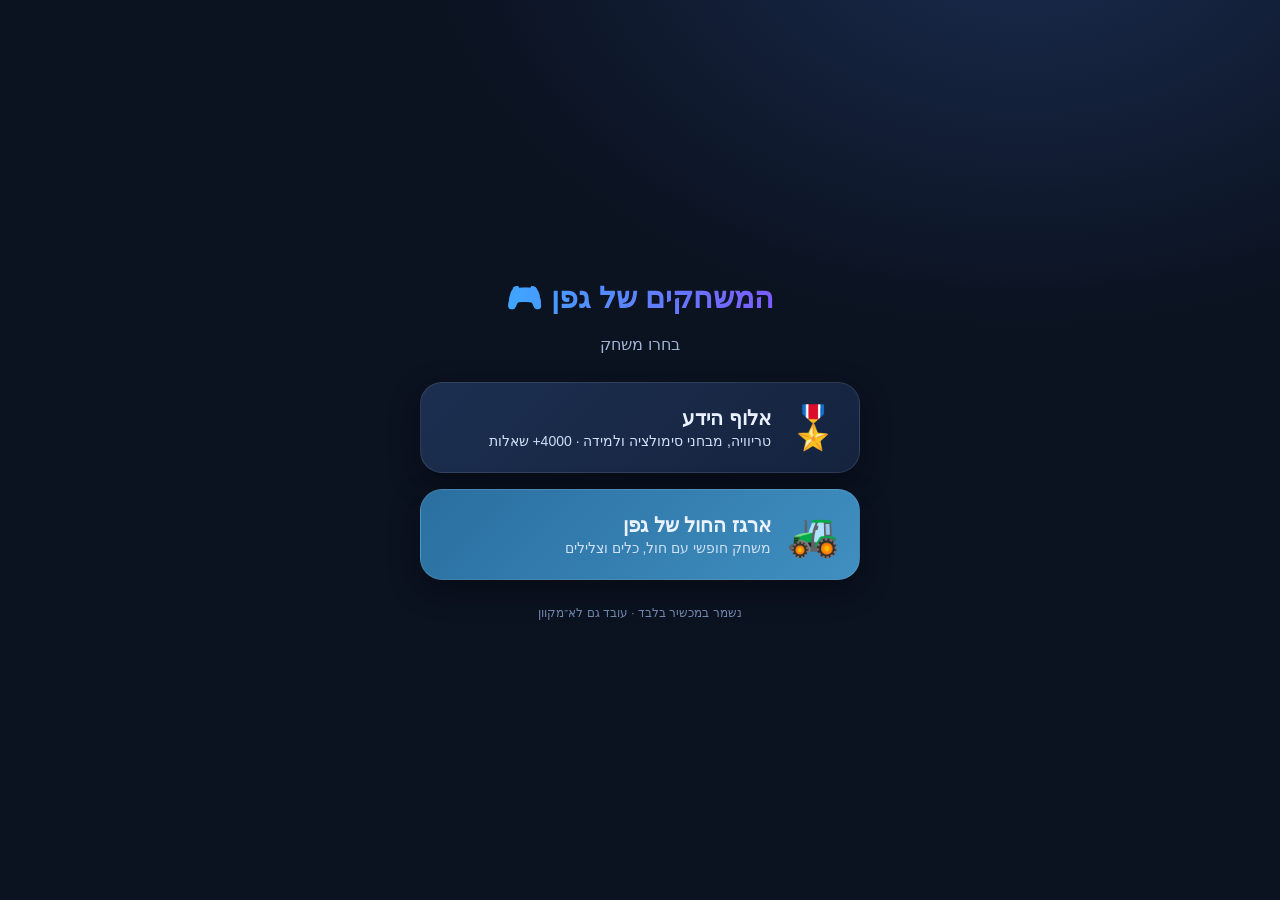
<file: index.html>
<!DOCTYPE html>
<html lang="he" dir="rtl">
<head>
<meta charset="UTF-8">
<meta name="viewport" content="width=device-width,initial-scale=1.0,viewport-fit=cover">
<meta name="theme-color" content="#0b1220">
<title>המשחקים של גפן 🎮</title>
<style>
*{box-sizing:border-box}
html,body{margin:0;height:100%}
body{font-family:-apple-system,"Segoe UI","Heebo",Arial,sans-serif;
  background:radial-gradient(1000px 700px at 80% -10%,#1a2c4f,#0b1220 60%),#0b1220;
  color:#eaf1ff;display:flex;flex-direction:column;align-items:center;justify-content:center;
  min-height:100dvh;min-height:100vh;padding:24px;gap:20px}
h1{font-size:30px;margin:0;text-align:center;
  background:linear-gradient(90deg,#3ea6ff,#7c5cff);-webkit-background-clip:text;background-clip:text;color:transparent}
p.sub{margin:0;color:#9fb3d4;text-align:center}
.cards{display:grid;gap:16px;width:100%;max-width:440px;margin-top:8px}
a.card{display:flex;align-items:center;gap:16px;padding:20px;border-radius:22px;text-decoration:none;color:#eaf1ff;
  border:1px solid rgba(255,255,255,.1);box-shadow:0 10px 30px rgba(0,0,0,.35);transition:transform .12s}
a.card:active{transform:scale(.97)}
a.card.quiz{background:linear-gradient(135deg,#1c2f50,#15233e)}
a.card.sand{background:linear-gradient(135deg,#2a6fa0,#3f8fc0)}
.ico{font-size:42px;flex:none}
.tx b{display:block;font-size:20px;margin-bottom:2px}
.tx span{color:#cfe0f7;font-size:14px}
footer{color:#6f86ad;font-size:12px;margin-top:6px}
</style>
</head>
<body>
  <h1>המשחקים של גפן 🎮</h1>
  <p class="sub">בחרו משחק</p>
  <div class="cards">
    <a class="card quiz" href="./quiz-game/">
      <div class="ico">🎖️</div>
      <div class="tx"><b>אלוף הידע</b><span>טריוויה, מבחני סימולציה ולמידה · 4000+ שאלות</span></div>
    </a>
    <a class="card sand" href="./sandbox-game/">
      <div class="ico">🚜</div>
      <div class="tx"><b>ארגז החול של גפן</b><span>משחק חופשי עם חול, כלים וצלילים</span></div>
    </a>
  </div>
  <footer>נשמר במכשיר בלבד · עובד גם לא־מקוון</footer>
</body>
</html>
</file>
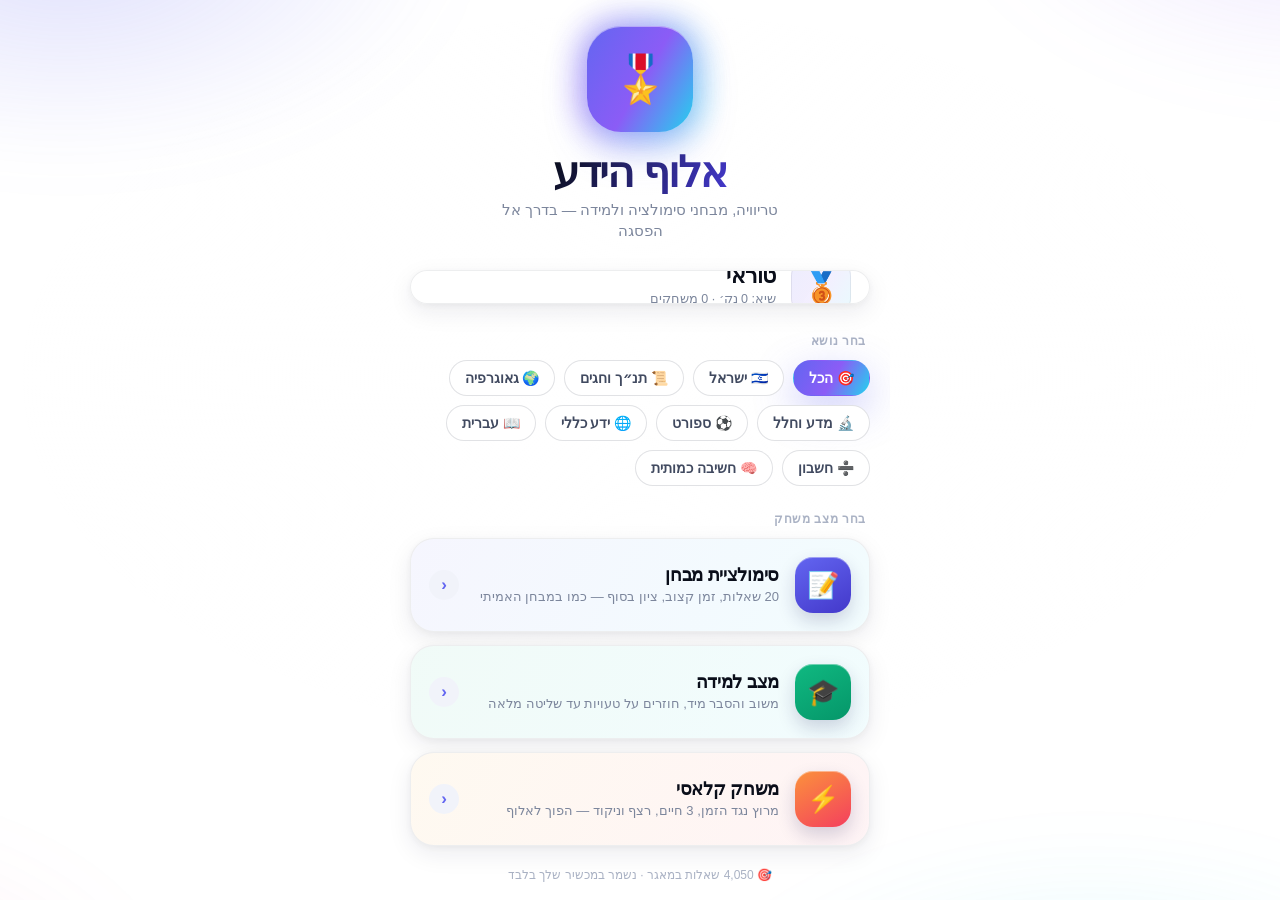
<file: quiz-game/index.html>
<!DOCTYPE html>
<html lang="he" dir="rtl">
<head>
<meta charset="UTF-8">
<meta name="viewport" content="width=device-width,initial-scale=1.0,maximum-scale=1.0,user-scalable=no,viewport-fit=cover">
<meta name="mobile-web-app-capable" content="yes">
<meta name="apple-mobile-web-app-capable" content="yes">
<meta name="apple-mobile-web-app-status-bar-style" content="default">
<meta name="theme-color" content="#ffffff">
<meta name="apple-mobile-web-app-title" content="אלוף הידע">
<meta name="application-name" content="אלוף הידע">
<meta name="format-detection" content="telephone=no">
<meta name="description" content="משחק טריוויה בעברית — אלפי שאלות בכל הנושאים, מבחני סימולציה, מצב למידה ומשחק קלאסי.">

<!-- PWA -->
<link rel="manifest" href="manifest.webmanifest">
<link rel="icon" type="image/png" sizes="32x32" href="icons/favicon-32.png">
<link rel="icon" type="image/png" sizes="16x16" href="icons/favicon-16.png">
<link rel="apple-touch-icon" href="icons/apple-touch-icon.png">

<!-- iOS launch screens -->
<link rel="apple-touch-startup-image" media="(device-width:430px) and (device-height:932px) and (-webkit-device-pixel-ratio:3) and (orientation:portrait)" href="icons/splash-1290x2796.png">
<link rel="apple-touch-startup-image" media="(device-width:393px) and (device-height:852px) and (-webkit-device-pixel-ratio:3) and (orientation:portrait)" href="icons/splash-1179x2556.png">
<link rel="apple-touch-startup-image" media="(device-width:428px) and (device-height:926px) and (-webkit-device-pixel-ratio:3) and (orientation:portrait)" href="icons/splash-1284x2778.png">
<link rel="apple-touch-startup-image" media="(device-width:390px) and (device-height:844px) and (-webkit-device-pixel-ratio:3) and (orientation:portrait)" href="icons/splash-1170x2532.png">
<link rel="apple-touch-startup-image" media="(device-width:375px) and (device-height:812px) and (-webkit-device-pixel-ratio:3) and (orientation:portrait)" href="icons/splash-1125x2436.png">
<link rel="apple-touch-startup-image" media="(device-width:414px) and (device-height:896px) and (-webkit-device-pixel-ratio:2) and (orientation:portrait)" href="icons/splash-828x1792.png">
<link rel="apple-touch-startup-image" media="(device-width:375px) and (device-height:667px) and (-webkit-device-pixel-ratio:2) and (orientation:portrait)" href="icons/splash-750x1334.png">
<title>אלוף הידע 🎖️</title>
<style>
/* =========================================================
   LUMINA — clean white, AI-era trivia game UI (RTL)
   ========================================================= */
:root{
  --bg:#ffffff;
  --ink:#0a0e1a;
  --txt:#414a60;
  --dim:#7c869c;
  --faint:#aab2c4;
  --line:rgba(12,18,40,.07);
  --line2:rgba(12,18,40,.12);
  --i1:#6366f1; --i2:#8b5cf6; --i3:#22d3ee;
  --accent:#6366f1;
  --grad:linear-gradient(120deg,#6366f1 0%,#8b5cf6 52%,#22d3ee 100%);
  --grad-soft:linear-gradient(120deg,rgba(99,102,241,.12),rgba(139,92,246,.10),rgba(34,211,238,.10));
  --good:#10b981; --good-s:#e8faf2;
  --bad:#f43f5e; --bad-s:#fff0f3;
  --gold:#f59e0b;
  --r:26px;
  --sh-s:0 1px 2px rgba(16,24,40,.04),0 2px 6px rgba(16,24,40,.05);
  --sh-m:0 8px 24px rgba(20,28,60,.08),0 2px 8px rgba(20,28,60,.05);
  --sh-l:0 24px 60px rgba(30,30,90,.12),0 8px 20px rgba(30,30,90,.06);
  --glow:0 14px 40px rgba(99,102,241,.34);
}
*{box-sizing:border-box;-webkit-tap-highlight-color:transparent}
html,body{margin:0;height:100%}
body{
  font-family:-apple-system,BlinkMacSystemFont,"SF Pro Display","SF Pro Text","Heebo","Assistant","Segoe UI",Arial,sans-serif;
  color:var(--txt);background:var(--bg);overflow:hidden;
  user-select:none;-webkit-user-select:none;-webkit-font-smoothing:antialiased;text-rendering:optimizeLegibility;
}
/* רך — aurora AI שזז ברקע על לבן */
body::before{
  content:'';position:fixed;inset:-30%;z-index:-2;
  background:
    radial-gradient(32% 26% at 22% 14%,rgba(99,102,241,.22),transparent 60%),
    radial-gradient(30% 24% at 84% 10%,rgba(139,92,246,.18),transparent 62%),
    radial-gradient(34% 30% at 72% 96%,rgba(34,211,238,.18),transparent 62%),
    radial-gradient(28% 24% at 10% 90%,rgba(236,72,153,.10),transparent 62%);
  filter:blur(36px);
  animation:aurora 26s ease-in-out infinite alternate;
}
body::after{ /* שומר את המרכז לבן ונקי לקריאוּת */
  content:'';position:fixed;inset:0;z-index:-1;pointer-events:none;
  background:radial-gradient(62% 52% at 50% 42%,rgba(255,255,255,.62),transparent 78%);
}
@keyframes aurora{0%{transform:translate3d(-3%,-2%,0) scale(1)}100%{transform:translate3d(3%,3%,0) scale(1.12)}}

#app{height:100dvh;height:100vh;display:flex;flex-direction:column;max-width:500px;margin:0 auto;position:relative}
.screen{flex:1;display:none;flex-direction:column;
  padding:calc(16px + env(safe-area-inset-top)) calc(20px + env(safe-area-inset-right)) calc(22px + env(safe-area-inset-bottom)) calc(20px + env(safe-area-inset-left));
  overflow-y:auto;-webkit-overflow-scrolling:touch}
.screen.on{display:flex;animation:fade .5s cubic-bezier(.22,.7,.3,1)}
@keyframes fade{from{opacity:0;transform:translateY(14px)}to{opacity:1;transform:none}}
@keyframes pop{from{transform:scale(.86);opacity:0}to{transform:scale(1);opacity:1}}
@keyframes rise{from{opacity:0;transform:translateY(20px)}to{opacity:1;transform:none}}
@keyframes floaty{0%,100%{transform:translateY(0)}50%{transform:translateY(-7px)}}
@keyframes spin{to{transform:rotate(360deg)}}

/* ---------- בית ---------- */
.brand{text-align:center;margin:10px 0 2px;animation:rise .6s both}
.brand .logo{position:relative;font-size:46px;line-height:1;display:inline-grid;place-items:center;
  width:106px;height:106px;border-radius:34px;color:#fff;
  background:var(--grad);box-shadow:var(--glow),inset 0 1px 0 rgba(255,255,255,.45);
  animation:floaty 5s ease-in-out infinite}
.brand .logo::before{content:'';position:absolute;inset:-7px;border-radius:40px;z-index:-1;
  background:conic-gradient(from 0deg,var(--i1),var(--i3),var(--i2),var(--i1));
  filter:blur(15px);opacity:.55;animation:spin 9s linear infinite}
.brand h1{margin:20px 0 6px;font-size:42px;font-weight:850;letter-spacing:-1.5px;line-height:1;
  background:linear-gradient(120deg,#0a0e1a 30%,#4338ca 70%,#7c3aed);
  -webkit-background-clip:text;background-clip:text;color:transparent}
.brand p{margin:0 auto;max-width:300px;color:var(--dim);font-size:14.5px;line-height:1.45;font-weight:500}

.rankcard{position:relative;margin:26px 0 4px;padding:16px 18px;border-radius:var(--r);display:flex;align-items:center;gap:15px;
  background:rgba(255,255,255,.72);-webkit-backdrop-filter:blur(22px) saturate(150%);backdrop-filter:blur(22px) saturate(150%);
  border:1px solid var(--line);box-shadow:var(--sh-m);animation:rise .6s .05s both;overflow:hidden}
.rankcard .medal{font-size:30px;width:60px;height:60px;flex:none;display:grid;place-items:center;border-radius:19px;
  background:var(--grad-soft);box-shadow:inset 0 0 0 1px var(--line)}
.rankcard .info{flex:1;min-width:0}
.rankcard .info .lbl{color:var(--faint);font-size:11px;font-weight:800;letter-spacing:.5px;text-transform:uppercase}
.rankcard .info .rank{font-size:22px;font-weight:850;color:var(--ink);margin-top:1px;letter-spacing:-.4px}
.rankcard .info .best{color:var(--dim);font-size:12.5px;margin-top:2px;font-weight:500}
.progwrap{height:8px;border-radius:99px;background:#eef1f8;overflow:hidden;margin-top:11px}
.progwrap>i{display:block;height:100%;border-radius:99px;background:var(--grad);
  box-shadow:0 0 14px rgba(99,102,241,.5);transition:width .8s cubic-bezier(.22,.7,.3,1)}

.sect{color:var(--faint);font-size:12px;font-weight:800;letter-spacing:.6px;text-transform:uppercase;margin:26px 4px 12px}

.chips{display:flex;flex-wrap:wrap;gap:9px}
.chip{padding:9px 15px;border-radius:99px;font-size:14px;cursor:pointer;color:var(--txt);
  background:#fff;border:1px solid var(--line2);font-weight:600;
  transition:transform .14s,color .15s,background .2s,border-color .2s,box-shadow .2s}
.chip:active{transform:scale(.94)}
.chip.sel{background:var(--grad);color:#fff;border-color:transparent;font-weight:800;box-shadow:var(--glow)}

.modes{display:grid;gap:13px}
.mode{position:relative;display:flex;align-items:center;gap:16px;padding:18px;border-radius:24px;cursor:pointer;
  background:#fff;border:1px solid var(--line);box-shadow:var(--sh-m);overflow:hidden;
  transition:transform .16s cubic-bezier(.22,.7,.3,1),box-shadow .2s;animation:rise .6s both}
.mode::before{content:'';position:absolute;inset:0;opacity:.06;pointer-events:none}
.mode.m1::before{background:linear-gradient(120deg,#6366f1,#22d3ee)}
.mode.m2::before{background:linear-gradient(120deg,#10b981,#22d3ee)}
.mode.m3::before{background:linear-gradient(120deg,#f59e0b,#f43f5e)}
.mode:nth-of-type(2){animation-delay:.06s}.mode:nth-of-type(3){animation-delay:.12s}
.mode:active{transform:scale(.98);box-shadow:var(--sh-s)}
.mode .mi{position:relative;width:56px;height:56px;border-radius:18px;display:grid;place-items:center;font-size:26px;flex:none;color:#fff;
  box-shadow:0 8px 18px rgba(30,30,90,.18),inset 0 1px 0 rgba(255,255,255,.4)}
.mode.m1 .mi{background:linear-gradient(150deg,#6366f1,#4338ca)}
.mode.m2 .mi{background:linear-gradient(150deg,#10b981,#059669)}
.mode.m3 .mi{background:linear-gradient(150deg,#fb923c,#f43f5e)}
.mode .mt{flex:1;min-width:0;position:relative}
.mode .mt b{display:block;font-size:18px;font-weight:850;color:var(--ink);letter-spacing:-.3px}
.mode .mt span{color:var(--dim);font-size:13px;line-height:1.4;font-weight:500;margin-top:2px;display:block}
.mode .ar{position:relative;width:30px;height:30px;border-radius:50%;display:grid;place-items:center;flex:none;
  background:#f1f3fa;color:var(--accent);font-size:17px;font-weight:800}
.foot{margin-top:auto;padding-top:22px;text-align:center;color:var(--faint);font-size:12px;font-weight:500}

/* ---------- משחק ---------- */
.topbar{display:flex;align-items:center;gap:10px;margin-bottom:8px}
.iconbtn{width:44px;height:44px;border-radius:15px;color:var(--txt);font-size:18px;
  background:#fff;border:1px solid var(--line2);box-shadow:var(--sh-s);
  display:grid;place-items:center;cursor:pointer;flex:none;transition:transform .12s}
.iconbtn:active{transform:scale(.92)}
.hud{flex:1;display:flex;gap:9px}
.pill{flex:1;border-radius:16px;padding:8px;text-align:center;background:#fff;border:1px solid var(--line);box-shadow:var(--sh-s)}
.pill .k{font-size:10px;color:var(--faint);letter-spacing:.4px;font-weight:800;text-transform:uppercase}
.pill .v{font-size:19px;font-weight:850;margin-top:2px;color:var(--ink);letter-spacing:-.3px}
.pill .v.warn{color:var(--bad)}
.lives{letter-spacing:2px;font-size:15px}

.timebar{height:7px;border-radius:99px;background:#eef1f8;overflow:hidden;margin:14px 0 2px}
.timebar>i{display:block;height:100%;width:100%;border-radius:99px;background:var(--grad);transition:width 1s linear}
.timebar>i.low{background:linear-gradient(90deg,#f43f5e,#fb923c)}

.qmeta{display:flex;justify-content:space-between;align-items:center;color:var(--faint);font-size:12.5px;font-weight:800;margin:18px 2px 12px;letter-spacing:.2px}
.qmeta #qCat{color:var(--accent);background:var(--grad-soft);padding:5px 12px;border-radius:99px;font-weight:800;font-size:12px}
.qcard{position:relative;border-radius:28px;padding:38px 24px;min-height:152px;display:grid;place-items:center;text-align:center;
  background:#fff;border:1px solid var(--line);
  font-size:25px;font-weight:850;line-height:1.5;color:var(--ink);letter-spacing:-.4px;
  box-shadow:var(--sh-l);animation:pop .4s}
.qcard::before{content:'';position:absolute;inset:0;border-radius:28px;padding:1.5px;pointer-events:none;opacity:.55;
  background:var(--grad);
  -webkit-mask:linear-gradient(#000 0 0) content-box,linear-gradient(#000 0 0);-webkit-mask-composite:xor;
  mask:linear-gradient(#000 0 0) content-box,linear-gradient(#000 0 0);mask-composite:exclude}
.opts{display:grid;gap:12px;margin-top:20px}
.opt{padding:18px;border-radius:18px;border:1.5px solid var(--line2);font-size:18px;font-weight:700;
  background:#fff;color:var(--ink);box-shadow:var(--sh-s);
  cursor:pointer;text-align:center;transition:transform .12s,border-color .15s,background .2s,box-shadow .2s,color .15s}
.opt:active{transform:scale(.985);border-color:var(--accent);box-shadow:0 0 0 4px rgba(99,102,241,.14)}
.opt.good{border-color:var(--good);background:var(--good-s);color:#05704a;font-weight:850;box-shadow:0 0 0 1px var(--good),0 12px 26px rgba(16,185,129,.20)}
.opt.bad{border-color:var(--bad);background:var(--bad-s);color:#b00f33;box-shadow:0 0 0 1px rgba(244,63,94,.5)}
.opt.lock{pointer-events:none}
.opt.dim{opacity:.4}
.expl{margin-top:18px;text-align:center;color:var(--dim);font-size:14px;line-height:1.55;min-height:20px;font-weight:500;padding:0 6px}
.nextbtn{margin-top:18px;padding:18px;border-radius:18px;border:none;font-size:17px;font-weight:850;cursor:pointer;
  color:#fff;background:var(--grad);display:none;letter-spacing:.2px;box-shadow:var(--glow)}
.nextbtn:active{transform:scale(.98)}
.nextbtn.on{display:block;animation:fade .25s}

/* ---------- תוצאות ---------- */
.result{flex:1;display:flex;flex-direction:column;align-items:center;justify-content:center;text-align:center}
.result .big{font-size:76px;animation:pop .5s;filter:drop-shadow(0 10px 22px rgba(16,24,40,.14))}
.result h2{margin:12px 0 4px;font-size:30px;font-weight:850;color:var(--ink);letter-spacing:-.6px}
.result .rk{color:var(--accent);font-size:15px;font-weight:850;margin-bottom:16px;background:var(--grad-soft);padding:6px 15px;border-radius:99px}
.scorebox{display:flex;gap:11px;margin:14px 0 6px}
.scorebox .b{border-radius:20px;padding:18px 14px;min-width:98px;background:#fff;border:1px solid var(--line);box-shadow:var(--sh-m)}
.scorebox .b .n{font-size:30px;font-weight:850;color:var(--ink);letter-spacing:-.5px}
.scorebox .b .l{font-size:11.5px;color:var(--faint);margin-top:3px;font-weight:700}
.newbest{color:#a86908;font-weight:850;margin:10px 0;animation:pop .4s;background:linear-gradient(120deg,#fef3c7,#fde68a);padding:8px 18px;border-radius:99px}
.btnrow{display:flex;gap:12px;width:100%;margin-top:24px}
.btn{flex:1;padding:17px;border-radius:18px;border:none;font-size:16px;font-weight:850;cursor:pointer;transition:transform .12s}
.btn:active{transform:scale(.97)}
.btn.primary{background:var(--grad);color:#fff;box-shadow:var(--glow)}
.btn.ghost{color:var(--ink);background:#fff;border:1px solid var(--line2);box-shadow:var(--sh-s)}
.review{width:100%;margin-top:28px;text-align:right}
.review h3{font-size:13px;color:var(--faint);font-weight:800;margin:0 0 12px;letter-spacing:.4px;text-transform:uppercase}
.rev{border-radius:16px;padding:14px 16px;margin-bottom:10px;font-size:14px;background:#fff;border:1px solid var(--line);box-shadow:var(--sh-s)}
.rev .rq{font-weight:800;margin-bottom:7px;color:var(--ink);line-height:1.45}
.rev .ra{color:var(--good);font-weight:800}
.rev .rw{color:var(--bad);text-decoration:line-through;opacity:.75}
.toast{position:fixed;top:14px;left:50%;transform:translateX(-50%);
  background:rgba(10,14,26,.92);color:#fff;-webkit-backdrop-filter:blur(14px);backdrop-filter:blur(14px);
  border:1px solid rgba(255,255,255,.12);padding:12px 22px;border-radius:99px;font-weight:850;z-index:60;
  box-shadow:0 16px 36px rgba(16,24,40,.3);opacity:0;transition:.25s;pointer-events:none}
.toast.on{opacity:1;top:calc(18px + env(safe-area-inset-top))}
@media (prefers-reduced-motion:reduce){*{animation:none!important}}
</style>
</head>
<body>
<div id="app">

  <!-- ============ מסך בית ============ -->
  <section id="home" class="screen on">
    <div class="brand">
      <div class="logo">🎖️</div>
      <h1>אלוף הידע</h1>
      <p>טריוויה, מבחני סימולציה ולמידה — בדרך אל הפסגה</p>
    </div>

    <div class="rankcard">
      <div class="medal" id="homeMedal">🥉</div>
      <div class="info">
        <div class="lbl">הדרגה שלך</div>
        <div class="rank" id="homeRank">טוראי</div>
        <div class="best" id="homeBest">שיא: 0 נק׳ · 0 משחקים</div>
        <div class="progwrap"><i id="homeProg" style="width:0%"></i></div>
      </div>
    </div>

    <div class="sect">בחר נושא</div>
    <div class="chips" id="chips"></div>

    <div class="sect">בחר מצב משחק</div>
    <div class="modes">
      <div class="mode m1" data-mode="exam">
        <div class="mi">📝</div>
        <div class="mt"><b>סימולציית מבחן</b><span>20 שאלות, זמן קצוב, ציון בסוף — כמו במבחן האמיתי</span></div>
        <div class="ar">‹</div>
      </div>
      <div class="mode m2" data-mode="learn">
        <div class="mi">🎓</div>
        <div class="mt"><b>מצב למידה</b><span>משוב והסבר מיד, חוזרים על טעויות עד שליטה מלאה</span></div>
        <div class="ar">‹</div>
      </div>
      <div class="mode m3" data-mode="classic">
        <div class="mi">⚡</div>
        <div class="mt"><b>משחק קלאסי</b><span>מרוץ נגד הזמן, 3 חיים, רצף וניקוד — הפוך לאלוף</span></div>
        <div class="ar">‹</div>
      </div>
    </div>

    <div class="foot" id="foot">טוען שאלות…</div>
  </section>

  <!-- ============ מסך משחק ============ -->
  <section id="play" class="screen">
    <div class="topbar">
      <div class="iconbtn" id="quitBtn">✕</div>
      <div class="hud">
        <div class="pill"><div class="k" id="hud1k">ניקוד</div><div class="v" id="hud1v">0</div></div>
        <div class="pill"><div class="k" id="hud2k">זמן</div><div class="v" id="hud2v">—</div></div>
        <div class="pill"><div class="k" id="hud3k">רצף</div><div class="v" id="hud3v">0</div></div>
      </div>
      <div class="iconbtn" id="soundBtn">🔊</div>
    </div>
    <div class="timebar"><i id="timeFill"></i></div>

    <div class="qmeta"><span id="qProg">שאלה 1</span><span id="qCat">חשבון</span></div>
    <div class="qcard" id="qCard">…</div>
    <div class="opts" id="opts"></div>
    <div class="expl" id="expl"></div>
    <button class="nextbtn" id="nextBtn">המשך ‹</button>
  </section>

  <!-- ============ מסך תוצאות ============ -->
  <section id="result" class="screen">
    <div class="result">
      <div class="big" id="resEmoji">🎉</div>
      <h2 id="resTitle">כל הכבוד!</h2>
      <div class="rk" id="resRank">דרגה: סמל</div>
      <div class="newbest" id="resNewbest" style="display:none">🏅 שיא חדש!</div>
      <div class="scorebox">
        <div class="b"><div class="n" id="resScore">0</div><div class="l">ניקוד</div></div>
        <div class="b"><div class="n" id="resCorrect">0</div><div class="l">תשובות נכונות</div></div>
        <div class="b"><div class="n" id="resAcc">0%</div><div class="l">דיוק</div></div>
      </div>
      <div class="btnrow">
        <button class="btn primary" id="againBtn">שוב 🔁</button>
        <button class="btn ghost" id="homeBtn">בית 🏠</button>
      </div>
      <div class="review" id="review"></div>
    </div>
  </section>

  <div class="toast" id="toast"></div>
</div>

<script src="data.js"></script>
<script>
'use strict';
(function () {
  const $ = (id) => document.getElementById(id);
  const screens = { home: $('home'), play: $('play'), result: $('result') };
  function show(name) {
    for (const k in screens) screens[k].classList.toggle('on', k === name);
  }

  /* ---------------- שמירה מקומית ---------------- */
  const KEY = 'aluf_trivia_v1';
  const store = Object.assign(
    { best: 0, games: 0, totalCorrect: 0, sound: true, mastered: {} },
    JSON.parse(localStorage.getItem(KEY) || '{}')
  );
  const save = () => localStorage.setItem(KEY, JSON.stringify(store));

  /* ---------------- דרגות ---------------- */
  const RANKS = [
    [0, 'טוראי', '🥉'], [60, 'רב״ט', '🥉'], [140, 'סמל', '🥈'],
    [250, 'סמ״ר', '🥈'], [400, 'רס״ל', '🥈'], [580, 'רס״ר', '🏅'],
    [800, 'סג״ם', '🏅'], [1050, 'סגן', '🎖️'], [1350, 'סרן', '🎖️'],
    [1700, 'רס״ן', '🎖️'], [2100, 'סא״ל', '⭐'], [2600, 'אל״ם', '⭐'],
    [3200, 'תא״ל', '⭐'], [4000, 'אלוף', '👑'],
  ];
  function rankFor(score) {
    let r = RANKS[0];
    for (const x of RANKS) if (score >= x[0]) r = x;
    return r;
  }
  function nextRank(score) {
    for (const x of RANKS) if (x[0] > score) return x;
    return null;
  }

  /* ---------------- שמע (Web Audio) ---------------- */
  let AC = null;
  function ac() { if (!AC) AC = new (window.AudioContext || window.webkitAudioContext)(); if (AC.state === 'suspended') AC.resume(); return AC; }
  function tone(freq, dur, type, vol, when) {
    if (!store.sound) return;
    try {
      const a = ac(), o = a.createOscillator(), g = a.createGain();
      o.type = type || 'sine'; o.frequency.value = freq;
      const t = a.currentTime + (when || 0);
      g.gain.setValueAtTime(vol || .2, t);
      g.gain.exponentialRampToValueAtTime(.0001, t + dur);
      o.connect(g); g.connect(a.destination); o.start(t); o.stop(t + dur);
    } catch (e) {}
  }
  const sCorrect = () => { tone(660, .12, 'sine', .25, 0); tone(880, .18, 'sine', .25, .1); };
  const sWrong = () => { tone(200, .25, 'square', .22, 0); tone(150, .3, 'square', .2, .12); };
  const sClick = () => tone(420, .06, 'triangle', .15, 0);
  const sTick = () => tone(900, .04, 'sine', .08, 0);
  function sWin() { [523, 659, 784, 1047].forEach((f, i) => tone(f, .25, 'sine', .25, i * .12)); }
  function sLose() { [392, 330, 262].forEach((f, i) => tone(f, .3, 'sawtooth', .2, i * .14)); }

  /* ---------------- מצב משחק ---------------- */
  let cat = 'all';
  let mode = 'exam';
  let queue = [];       // שאלות בתור
  let idx = 0;
  let score = 0, correct = 0, streak = 0, lives = 3, answered = 0;
  let timeLeft = 0, timer = null, perQuestion = false;
  let locked = false;
  let wrongLog = [];    // לסקירה
  let learnPool = [];   // למצב למידה — שאלות שצריך לחזור עליהן

  const MODES = {
    exam:    { count: 20, total: 600, lives: 0, perQ: false, instant: false },
    learn:   { count: 999, total: 0,  lives: 0, perQ: false, instant: true  },
    classic: { count: 999, total: 90, lives: 3, perQ: false, instant: true  },
  };

  function sample(arr, n) {
    const pool = arr.slice(), out = [];
    for (let i = 0; i < n && pool.length; i++) {
      out.push(pool.splice(Math.floor(Math.random() * pool.length), 1)[0]);
    }
    return out;
  }

  function startGame() {
    const cfg = MODES[mode];
    const src = QB.byCat(cat);
    queue = mode === 'learn' ? sample(src, Math.min(src.length, 30)) : sample(src, Math.min(src.length, cfg.count));
    idx = 0; score = 0; correct = 0; streak = 0; answered = 0;
    lives = cfg.lives; wrongLog = []; learnPool = [];
    locked = false;

    // תצורת HUD לפי מצב
    $('hud1k').textContent = 'ניקוד';
    if (mode === 'classic') { $('hud3k').textContent = 'חיים'; }
    else if (mode === 'learn') { $('hud3k').textContent = 'נותרו'; }
    else { $('hud3k').textContent = 'רצף'; }
    $('hud2k').textContent = (cfg.total ? 'זמן' : 'מצב');

    // טיימר
    clearInterval(timer); timer = null;
    if (cfg.total) {
      timeLeft = cfg.total;
      timer = setInterval(tick, 1000);
    } else {
      $('hud2v').textContent = mode === 'learn' ? '🎓' : '∞';
      $('timeFill').style.width = '100%';
      $('timeFill').classList.remove('low');
    }
    show('play');
    renderQ();
    updateHUD();
  }

  function tick() {
    timeLeft--;
    updateHUD();
    if (timeLeft <= 5 && timeLeft > 0) sTick();
    if (timeLeft <= 0) { clearInterval(timer); endGame(timeLeft <= 0 && mode === 'classic' ? 'time' : 'time'); }
  }

  function updateHUD() {
    $('hud1v').textContent = score;
    if (mode === 'classic') $('hud3v').innerHTML = '<span class="lives">' + '❤️'.repeat(Math.max(0, lives)) + '</span>';
    else if (mode === 'learn') $('hud3v').textContent = queue.length - idx + learnPool.length;
    else $('hud3v').textContent = streak;

    const cfg = MODES[mode];
    if (cfg.total) {
      const m = Math.floor(timeLeft / 60), s = timeLeft % 60;
      const v = $('hud2v');
      v.textContent = (m > 0 ? m + ':' + String(s).padStart(2, '0') : s + 'ש׳');
      v.classList.toggle('warn', timeLeft <= 10);
      const fill = $('timeFill');
      fill.style.width = (timeLeft / cfg.total * 100) + '%';
      fill.classList.toggle('low', timeLeft / cfg.total < .25);
    }
  }

  function currentQ() {
    if (idx < queue.length) return queue[idx];
    if (mode === 'learn' && learnPool.length) return learnPool[0];
    return null;
  }

  function renderQ() {
    const q = currentQ();
    if (!q) { endGame('done'); return; }
    locked = false;
    const catName = (QB.categories.find(c => c.id === q.cat) || {}).name || '';
    $('qCat').textContent = catName;
    const totalLabel = mode === 'exam' ? '/' + queue.length : '';
    $('qProg').textContent = 'שאלה ' + (answered + 1) + totalLabel;
    $('qCard').style.animation = 'none'; void $('qCard').offsetWidth; $('qCard').style.animation = '';
    $('qCard').textContent = q.q;
    $('expl').textContent = '';
    $('nextBtn').classList.remove('on');

    const wrap = $('opts'); wrap.innerHTML = '';
    q.a.forEach((opt, i) => {
      const el = document.createElement('div');
      el.className = 'opt'; el.textContent = opt;
      el.onclick = () => choose(i, el, q);
      wrap.appendChild(el);
    });
  }

  function choose(i, el, q) {
    if (locked) return;
    locked = true;
    sClick();
    answered++;
    const cfg = MODES[mode];
    const right = i === q.c;
    const opts = $('opts').children;

    if (cfg.instant) {
      // משוב מיידי (למידה / קלאסי)
      for (let k = 0; k < opts.length; k++) {
        opts[k].classList.add('lock');
        if (k === q.c) opts[k].classList.add('good');
        else if (k === i) opts[k].classList.add('bad');
        else opts[k].classList.add('dim');
      }
      if (q.x) $('expl').textContent = '💡 ' + q.x;
    } else {
      // מבחן — בלי לחשוף, רק נועלים
      el.classList.add('lock');
      el.style.borderColor = 'var(--accent)';
      for (let k = 0; k < opts.length; k++) opts[k].classList.add('lock');
    }

    if (right) {
      correct++; streak++;
      let pts = 10;
      if (mode === 'classic') {
        pts = 10 + Math.min(streak, 8) * 2 + (timeLeft > 60 ? 4 : 0);
        timeLeft = Math.min(timeLeft + 2, cfg.total); // בונוס זמן
      }
      score += pts;
      sCorrect();
      flash('+' + pts, 'var(--good)');
    } else {
      streak = 0;
      sWrong();
      wrongLog.push(q);
      if (mode === 'classic') {
        lives--;
        flash('−חיים', 'var(--bad)');
        if (lives <= 0) { updateHUD(); setTimeout(() => endGame('dead'), 700); return; }
      }
      if (mode === 'learn') {
        // נחזור על השאלה בהמשך עד שליטה
        if (!learnPool.includes(q)) learnPool.push(q);
      }
    }
    updateHUD();

    // התקדמות בתור
    if (mode === 'learn' && idx >= queue.length) {
      // אנחנו בתוך learnPool
      if (right) learnPool.shift();
    } else {
      idx++;
    }

    if (cfg.instant) {
      $('nextBtn').classList.add('on');
    } else {
      setTimeout(nextQ, 280);
    }
  }

  function nextQ() {
    if (mode === 'exam' && answered >= queue.length) { endGame('done'); return; }
    if (mode === 'learn' && idx >= queue.length && learnPool.length === 0) { endGame('done'); return; }
    renderQ();
    updateHUD();
  }
  $('nextBtn').onclick = nextQ;

  /* ---------------- סיום ---------------- */
  function endGame(reason) {
    clearInterval(timer); timer = null;
    store.games++; store.totalCorrect += correct;
    let newBest = false;
    if (score > store.best && mode !== 'learn') { store.best = score; newBest = true; }
    save();
    if (reason === 'dead') sLose(); else sWin();

    const acc = answered ? Math.round(correct / answered * 100) : 0;
    const rk = rankFor(score);
    $('resScore').textContent = score;
    $('resCorrect').textContent = correct;
    $('resAcc').textContent = acc + '%';
    $('resRank').textContent = 'דרגה: ' + rk[1];
    $('resNewbest').style.display = newBest ? 'block' : 'none';

    let emoji = '🎉', title = 'כל הכבוד!';
    if (mode === 'learn') { emoji = '🎓'; title = 'סיימת את הסבב!'; }
    else if (reason === 'dead') { emoji = '💥'; title = 'נגמרו החיים!'; }
    else if (reason === 'time') { emoji = '⏱️'; title = 'הזמן נגמר!'; }
    else if (acc >= 90) { emoji = '🏆'; title = 'מושלם כמעט!'; }
    else if (acc < 50) { emoji = '💪'; title = 'אפשר להשתפר!'; }
    $('resEmoji').textContent = emoji;
    $('resTitle').textContent = title;

    // סקירת טעויות
    const rv = $('review');
    if (wrongLog.length) {
      rv.innerHTML = '<h3>טעויות לחזרה (' + wrongLog.length + ')</h3>' +
        wrongLog.slice(0, 12).map(q =>
          '<div class="rev"><div class="rq">' + esc(q.q) + '</div>' +
          '<div class="ra">✔ ' + esc(q.a[q.c]) + '</div></div>'
        ).join('');
    } else {
      rv.innerHTML = '<h3>0 טעויות — מדויק לחלוטין! ✨</h3>';
    }
    show('result');
  }
  const esc = (s) => String(s).replace(/[&<>]/g, c => ({ '&': '&amp;', '<': '&lt;', '>': '&gt;' }[c]));

  /* ---------------- טוסט קצר ---------------- */
  let toT;
  function flash(txt, color) {
    const t = $('toast'); t.textContent = txt; t.style.color = color || '';
    t.classList.add('on'); clearTimeout(toT);
    toT = setTimeout(() => t.classList.remove('on'), 700);
  }

  /* ---------------- בית — תצוגה ---------------- */
  function refreshHome() {
    const rk = rankFor(store.best);
    $('homeRank').textContent = rk[1];
    $('homeMedal').textContent = rk[2];
    $('homeBest').textContent = 'שיא: ' + store.best + ' נק׳ · ' + store.games + ' משחקים';
    const nx = nextRank(store.best);
    const prevAt = rk[0];
    const pct = nx ? Math.round((store.best - prevAt) / (nx[0] - prevAt) * 100) : 100;
    $('homeProg').style.width = Math.max(4, Math.min(100, pct)) + '%';
    $('foot').textContent = '🎯 ' + QB.count.toLocaleString('he') + ' שאלות במאגר · נשמר במכשיר שלך בלבד';
  }

  function buildChips() {
    const wrap = $('chips'); wrap.innerHTML = '';
    QB.categories.forEach(c => {
      const el = document.createElement('div');
      el.className = 'chip' + (c.id === cat ? ' sel' : '');
      el.textContent = c.icon + ' ' + c.name;
      el.onclick = () => {
        cat = c.id; sClick();
        [...wrap.children].forEach(x => x.classList.remove('sel'));
        el.classList.add('sel');
      };
      wrap.appendChild(el);
    });
  }

  /* ---------------- חיבור אירועים ---------------- */
  document.querySelectorAll('.mode').forEach(m => {
    m.onclick = () => { mode = m.dataset.mode; sClick(); startGame(); };
  });
  $('quitBtn').onclick = () => { clearInterval(timer); sClick(); refreshHome(); show('home'); };
  $('againBtn').onclick = () => { sClick(); startGame(); };
  $('homeBtn').onclick = () => { sClick(); refreshHome(); show('home'); };
  $('soundBtn').onclick = () => {
    store.sound = !store.sound; save();
    $('soundBtn').textContent = store.sound ? '🔊' : '🔇';
    if (store.sound) sClick();
  };
  $('soundBtn').textContent = store.sound ? '🔊' : '🔇';

  // מקלדת (לנוחות במחשב)
  document.addEventListener('keydown', e => {
    if (!screens.play.classList.contains('on')) return;
    if (e.key >= '1' && e.key <= '4') {
      const el = $('opts').children[+e.key - 1];
      if (el && !locked) el.click();
    } else if (e.key === 'Enter' && $('nextBtn').classList.contains('on')) {
      nextQ();
    }
  });

  /* ---------------- אתחול ---------------- */
  buildChips();
  refreshHome();
})();
</script>

<!-- רישום Service Worker (offline + התקנה) -->
<script>
'use strict';
if ('serviceWorker' in navigator) {
  window.addEventListener('load', function () {
    navigator.serviceWorker.register('sw.js').catch(function () {});
  });
}

/* רמז "הוסף למסך הבית" — רק ב-Safari לאייפון, וכל עוד לא הותקן */
(function () {
  var isIOS = /iphone|ipad|ipod/i.test(navigator.userAgent);
  var standalone = window.navigator.standalone === true ||
    (window.matchMedia && window.matchMedia('(display-mode: standalone)').matches);
  if (!isIOS || standalone) return;
  if (localStorage.getItem('a2hs_dismissed') === '1') return;

  var bar = document.createElement('div');
  bar.dir = 'rtl';
  bar.style.cssText = 'position:fixed;left:12px;right:12px;bottom:calc(12px + env(safe-area-inset-bottom));' +
    'background:linear-gradient(135deg,#1c2f50,#15233e);color:#eaf1ff;border:1px solid rgba(255,255,255,.12);' +
    'border-radius:16px;padding:12px 14px;font:600 14px/1.4 -apple-system,"Heebo",Arial;z-index:100;' +
    'box-shadow:0 12px 32px rgba(0,0,0,.5);display:flex;align-items:center;gap:10px;';
  bar.innerHTML = '<span style="font-size:22px">📲</span>' +
    '<span style="flex:1">התקן את <b>אלוף הידע</b> למסך הבית: הקש <b>שיתוף</b> ↑ ואז <b>הוסף למסך הבית</b>.</span>' +
    '<span id="a2hsX" style="font-size:20px;opacity:.7;cursor:pointer;padding:0 4px">✕</span>';
  document.body.appendChild(bar);
  document.getElementById('a2hsX').onclick = function () {
    localStorage.setItem('a2hs_dismissed', '1');
    bar.remove();
  };
})();
</script>
</body>
</html>
</file>
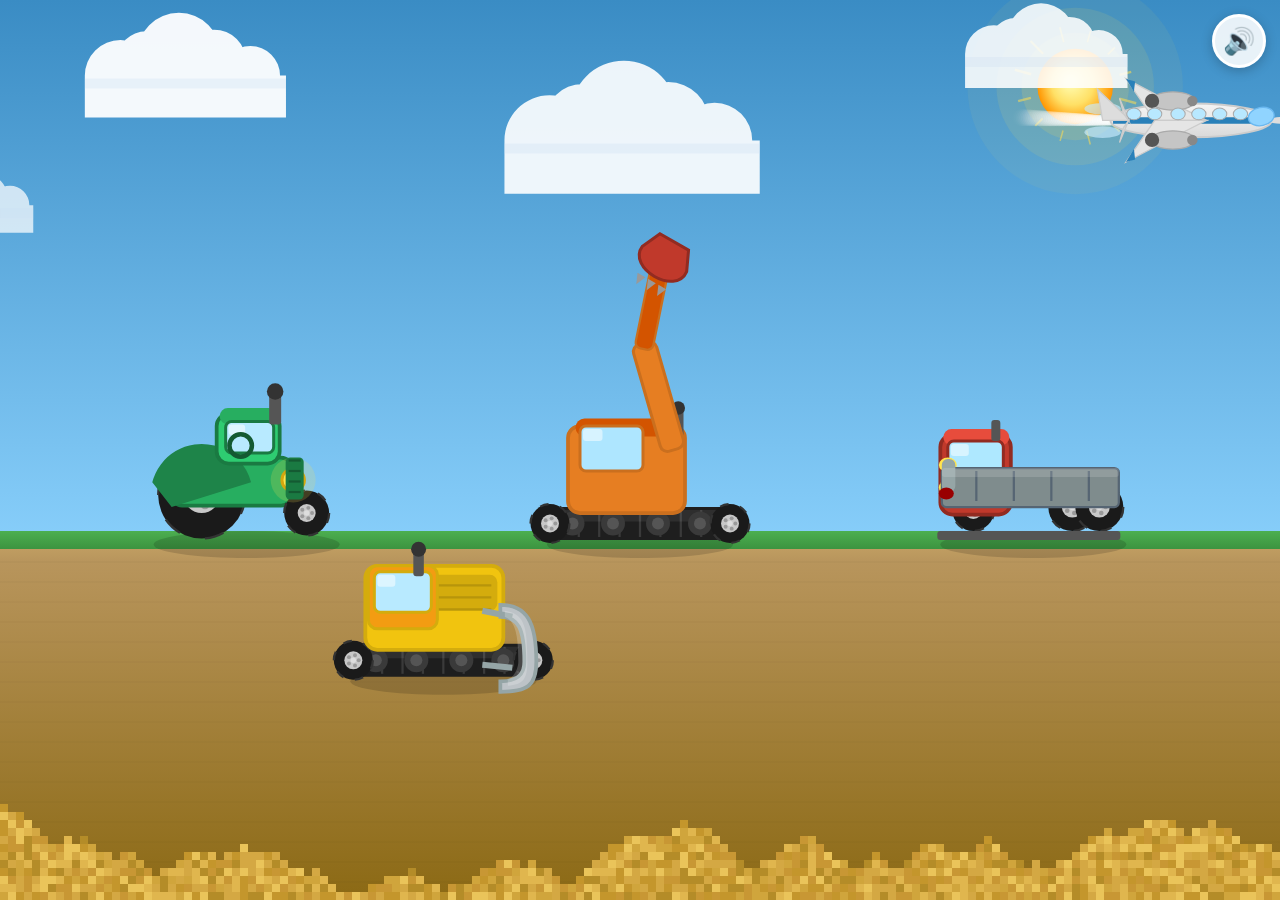
<file: sandbox-game/index.html>
<!DOCTYPE html>
<html lang="he">
<head>
<meta charset="UTF-8">
<meta name="viewport" content="width=device-width,initial-scale=1.0,maximum-scale=1.0,user-scalable=no,viewport-fit=cover">
<meta name="mobile-web-app-capable" content="yes">
<meta name="apple-mobile-web-app-capable" content="yes">
<meta name="apple-mobile-web-app-status-bar-style" content="black-translucent">
<title>בארגז החול של גפן 🚜</title>
<style>
html,body{margin:0;padding:0;width:100%;height:100%;overflow:hidden;background:#4a9fd4;touch-action:none;user-select:none;-webkit-user-select:none}
canvas{position:fixed;top:0;left:0;width:100%;height:100%}
#mb{position:fixed;top:14px;right:14px;width:54px;height:54px;border-radius:50%;background:rgba(255,255,255,.88);border:3px solid #fff;font-size:26px;cursor:pointer;display:flex;align-items:center;justify-content:center;box-shadow:0 3px 12px rgba(0,0,0,.22);z-index:100;-webkit-tap-highlight-color:transparent;line-height:1}
</style>
</head>
<body>
<canvas id="c"></canvas>
<button id="mb">🔊</button>
<script>
'use strict';

// Register error handler FIRST — catches setup errors before game loop starts
window.onerror = function(msg, src, line) {
  try {
    const cv = document.getElementById('c');
    const cx = cv && cv.getContext('2d');
    if (cx) {
      cx.setTransform(1,0,0,1,0,0);
      cx.fillStyle='#c0392b'; cx.fillRect(0,0,cv.width,cv.height);
      cx.fillStyle='#fff'; cx.font='bold 28px sans-serif';
      cx.textAlign='center'; cx.textBaseline='middle';
      cx.fillText(String(msg).substring(0,60), cv.width/2, cv.height/2-20);
      cx.fillText('שורה '+line, cv.width/2, cv.height/2+20);
    }
  } catch(e){}
  return true;
};

// ── SETUP ──────────────────────────────────────────────────────────────────
const C   = document.getElementById('c');
const ctx = C.getContext('2d');
const DPR = window.devicePixelRatio || 1;
let W, H, GY, VS, CELL, gW, gH;

function resize(){
  W = window.innerWidth; H = window.innerHeight;
  C.width = W*DPR; C.height = H*DPR;
  C.style.width = W+'px'; C.style.height = H+'px';
  ctx.setTransform(DPR,0,0,DPR,0,0);
  GY   = Math.floor(H * 0.60);
  VS   = Math.min(1.5, Math.max(0.7, W/400));
  CELL = Math.max(4, Math.min(8, Math.round(W/78)));
  gW   = Math.ceil(W / CELL);
  gH   = Math.ceil((H - GY) / CELL);
}
resize();

// Draw a loading indicator immediately so we know the canvas works
ctx.fillStyle = '#27ae60';
ctx.fillRect(0, 0, W, H);
ctx.fillStyle = '#fff';
ctx.font = 'bold 32px sans-serif';
ctx.textAlign = 'center';
ctx.textBaseline = 'middle';
ctx.fillText('\u{05D8}\u{05D5}\u{05E2}\u{05DF}...', W/2, H/2);

// ── ROUNDED-RECT HELPER (replaces ctx.roundRect — works on all iOS versions) ──
// Appends a rounded-rect path to the current sub-path.
// Call ctx.beginPath() before and ctx.fill()/ctx.stroke() after.
// r may be a number OR an array (only r[0] is used for simplicity).
function rr(x,y,w,h,r){
  if(Array.isArray(r)) r=r[0];
  r=Math.min(r||0,Math.abs(w)/2,Math.abs(h)/2);
  ctx.moveTo(x+r,y);
  ctx.lineTo(x+w-r,y);
  ctx.arcTo(x+w,y,   x+w,y+r,   r);
  ctx.lineTo(x+w,y+h-r);
  ctx.arcTo(x+w,y+h, x+w-r,y+h, r);
  ctx.lineTo(x+r,y+h);
  ctx.arcTo(x,y+h,   x,y+h-r,   r);
  ctx.lineTo(x,y+r);
  ctx.arcTo(x,y,     x+r,y,     r);
  ctx.closePath();
}

// ── AUDIO ──────────────────────────────────────────────────────────────────
let AC=null, muted=false;
const mbtn=document.getElementById('mb');
mbtn.onclick=()=>{ muted=!muted; mbtn.textContent=muted?'🔇':'🔊'; };
function ac(){ if(!AC) AC=new(window.AudioContext||window.webkitAudioContext)(); if(AC.state==='suspended') AC.resume(); return AC; }

function sndEngine(){ if(muted) return; try{const a=ac(),o=a.createOscillator(),g=a.createGain(); o.type='sawtooth'; o.frequency.setValueAtTime(52,a.currentTime); o.frequency.linearRampToValueAtTime(78,a.currentTime+.12); o.frequency.linearRampToValueAtTime(48,a.currentTime+.55); g.gain.setValueAtTime(.28,a.currentTime); g.gain.exponentialRampToValueAtTime(.001,a.currentTime+.55); o.connect(g);g.connect(a.destination); o.start();o.stop(a.currentTime+.55); }catch(e){} }
function sndDig(){ if(muted) return; try{ const a=ac(); const buf=a.createBuffer(1,a.sampleRate*.45,a.sampleRate); const d=buf.getChannelData(0); let l=0; for(let i=0;i<d.length;i++){const w=Math.random()*2-1; d[i]=(l+.02*w)/1.02; l=d[i]; d[i]*=3.5;} const src=a.createBufferSource(); src.buffer=buf; const f=a.createBiquadFilter(); f.type='lowpass';f.frequency.value=500; const g=a.createGain(); g.gain.setValueAtTime(.4,a.currentTime); g.gain.exponentialRampToValueAtTime(.001,a.currentTime+.45); src.connect(f);f.connect(g);g.connect(a.destination);src.start(); }catch(e){} }
function sndBeep(){ if(muted) return; try{ const a=ac(); [0,.18,.36].forEach(t=>{ const o=a.createOscillator(),g=a.createGain(); o.frequency.value=660;o.type='sine'; g.gain.setValueAtTime(.22,a.currentTime+t); g.gain.exponentialRampToValueAtTime(.001,a.currentTime+t+.14); o.connect(g);g.connect(a.destination); o.start(a.currentTime+t);o.stop(a.currentTime+t+.14); }); }catch(e){} }
function sndHorn(){ if(muted) return; try{ const a=ac(); [440,554].forEach(freq=>{ const o=a.createOscillator(),g=a.createGain(); o.type='square';o.frequency.value=freq; g.gain.setValueAtTime(.13,a.currentTime); g.gain.exponentialRampToValueAtTime(.001,a.currentTime+.6); o.connect(g);g.connect(a.destination); o.start();o.stop(a.currentTime+.6); }); }catch(e){} }
function sndZoom(){ if(muted) return; try{ const a=ac(),o=a.createOscillator(),g=a.createGain(); o.type='sawtooth'; o.frequency.setValueAtTime(180,a.currentTime); o.frequency.exponentialRampToValueAtTime(950,a.currentTime+.32); g.gain.setValueAtTime(.13,a.currentTime); g.gain.exponentialRampToValueAtTime(.001,a.currentTime+.42); o.connect(g);g.connect(a.destination); o.start();o.stop(a.currentTime+.42); }catch(e){} }

// ── SAND SIMULATION ────────────────────────────────────────────────────────
// grid: Uint8Array, 0=empty, 1-7=sand variant
let grid;

// CSS color strings for each sand variant (index 0 unused)
const SAND_COLORS = [
  null,
  '#d4a843',
  '#c89734',
  '#e0b64e',
  '#c4962c',
  '#eac45a',
  '#b48c28',
  '#d0a53c',
];

function initSand(){
  grid = new Uint8Array(gW * gH);
}

function si(col,row){ return row*gW+col; }

function worldToCell(wx,wy){ return { c:Math.floor(wx/CELL), r:Math.floor((wy-GY)/CELL) }; }

function addSand(wx,wy,radius){
  radius = radius == null ? 2 : radius;
  const {c:cc,r:cr}=worldToCell(wx,wy);
  for(let dr=-radius;dr<=radius;dr++){
    for(let dc=-radius;dc<=radius;dc++){
      if(dr*dr+dc*dc>radius*radius+1) continue;
      const c=cc+dc, r=cr+dr;
      if(c<0||c>=gW||r<0||r>=gH) continue;
      if(!grid[si(c,r)]) grid[si(c,r)]=(Math.floor(Math.random()*7)+1);
    }
  }
}

function clearSandRect(wx,wy,hw,hh){
  // hw/hh = half-width/half-height in world px
  const c0=Math.max(0,Math.floor((wx-hw)/CELL));
  const c1=Math.min(gW-1,Math.ceil((wx+hw)/CELL));
  const r0=Math.max(0,Math.floor((wy-hh-GY)/CELL));
  const r1=Math.min(gH-1,Math.ceil((wy-GY)/CELL));
  for(let r=r0;r<=r1;r++) for(let c=c0;c<=c1;c++) grid[si(c,r)]=0;
}

let sandFrame=0;
function updateSand(){
  sandFrame++;
  // Alternate scan direction each frame to avoid bias
  const leftToRight=(sandFrame&1)===0;
  for(let row=gH-2;row>=0;row--){
    const c0=leftToRight?0:gW-1;
    const c1=leftToRight?gW:-1;
    const dc=leftToRight?1:-1;
    for(let col=c0;col!==c1;col+=dc){
      const i=si(col,row);
      if(!grid[i]) continue;
      const v=grid[i];
      // Try fall straight down
      const bel=si(col,row+1);
      if(!grid[bel]){ grid[bel]=v; grid[i]=0; continue; }
      // Try diagonal (natural repose angle)
      const goL=(Math.random()<.5);
      const d1=goL?-1:1, d2=goL?1:-1;
      for(const d of [d1,d2]){
        const nc=col+d;
        if(nc<0||nc>=gW) continue;
        const ni=si(nc,row+1);
        if(!grid[ni]){ grid[ni]=v; grid[i]=0; break; }
      }
    }
  }
}

// bulldozer: push sand horizontally
function pushSandRight(cx,cy,dist){
  const {c:bc,r:br}=worldToCell(cx,cy);
  for(let r=Math.max(0,br-2);r<gH;r++){
    for(let c=gW-2;c>=bc;c--){
      if(grid[si(c,r)]&&!grid[si(c+1,r)]){
        grid[si(c+1,r)]=grid[si(c,r)]; grid[si(c,r)]=0;
      }
    }
  }
}

// excavator: remove sand at scoop point
function scoopSand(wx,wy,sr){
  sr = sr == null ? 2 : sr;
  const {c:cc,r:cr}=worldToCell(wx,wy);
  for(let dr=-sr;dr<=sr;dr++) for(let dc=-sr;dc<=sr;dc++){
    const c=cc+dc, rv=cr+dr;
    if(c>=0&&c<gW&&rv>=0&&rv<gH) grid[si(c,rv)]=0;
  }
}

// dump truck: pour sand column at position
function pourSandColumn(wx,wy,amount){
  amount = amount == null ? 8 : amount;
  const {c:cc}=worldToCell(wx,wy);
  for(let a=0;a<amount;a++){
    const c=Math.max(0,Math.min(gW-1,cc+Math.round((Math.random()-.5)*6)));
    for(let r=0;r<gH;r++){
      if(!grid[si(c,r)]){ grid[si(c,r)]=(Math.floor(Math.random()*7)+1); break; }
    }
  }
}

// Draw sand directly with fillRect — avoids all ImageData/offscreen canvas issues
function drawSand(){
  let prev=0;
  for(let row=0;row<gH;row++){
    for(let col=0;col<gW;col++){
      const v=grid[si(col,row)];
      if(!v) continue;
      if(v!==prev){ ctx.fillStyle=SAND_COLORS[v]; prev=v; }
      ctx.fillRect(col*CELL, GY+row*CELL, CELL, CELL);
    }
  }
}

// ── PARTICLES ──────────────────────────────────────────────────────────────
const parts=[];
function pDirt(x,y,n){ n=n==null?8:n; for(let i=0;i<n;i++) parts.push({x,y,vx:(Math.random()-.5)*7,vy:-(Math.random()*7+2),r:Math.random()*6+3,a:1,c:`hsl(${25+Math.random()*18},55%,${28+Math.random()*18}%)`}); }
function pSmoke(x,y,n){ n=n==null?4:n; for(let i=0;i<n;i++) parts.push({x,y,vx:(Math.random()-.5)*2,vy:-(Math.random()*2.5+.5),r:Math.random()*8+5,a:.62,smoke:true,c:'#aaa'}); }
function pStar(x,y,n){ n=n==null?12:n; for(let i=0;i<n;i++){ const a=(Math.PI*2*i)/n,spd=Math.random()*5+2; parts.push({x,y,vx:Math.cos(a)*spd,vy:Math.sin(a)*spd,r:Math.random()*5+2,a:1,c:`hsl(${Math.random()*60+15},100%,58%)`}); } }
function updParts(){ for(let i=parts.length-1;i>=0;i--){ const p=parts[i]; p.x+=p.vx;p.y+=p.vy;p.vy+=.28; p.a-=p.smoke?.012:.024; if(p.smoke) p.r+=.35; if(p.a<=0) parts.splice(i,1); } }
function drawParts(){ parts.forEach(p=>{ ctx.globalAlpha=Math.max(0,p.a);ctx.fillStyle=p.c;ctx.beginPath();ctx.arc(p.x,p.y,p.r,0,Math.PI*2);ctx.fill(); }); ctx.globalAlpha=1; }

// ── HELPERS ────────────────────────────────────────────────────────────────
function whl(cx,cy,ro,ri){
  ctx.fillStyle='#1a1a1a'; ctx.beginPath();ctx.arc(cx,cy,ro,0,Math.PI*2);ctx.fill();
  ctx.strokeStyle='#333';ctx.lineWidth=1.5;
  for(let i=0;i<6;i++){const a=(Math.PI/3)*i;ctx.beginPath();ctx.arc(cx,cy,ro,a,a+Math.PI/7);ctx.stroke();}
  ctx.fillStyle='#c8c8c8';ctx.beginPath();ctx.arc(cx,cy,ri,0,Math.PI*2);ctx.fill();
  ctx.fillStyle='#999'; for(let i=0;i<5;i++){const a=(Math.PI*2/5)*i;ctx.beginPath();ctx.arc(cx+Math.cos(a)*ri*.6,cy+Math.sin(a)*ri*.6,ri*.22,0,Math.PI*2);ctx.fill();}
  ctx.fillStyle='#ddd';ctx.beginPath();ctx.arc(cx,cy,ri*.3,0,Math.PI*2);ctx.fill();
}
function trk(x,y,w,h){
  ctx.fillStyle='#1e1e1e';ctx.beginPath();rr(x,y,w,h,h/2);ctx.fill();
  ctx.strokeStyle='#3a3a3a';ctx.lineWidth=1.5;
  const n=Math.floor(w/13);
  for(let i=1;i<n;i++){const tx=x+(i/n)*w;ctx.beginPath();ctx.moveTo(tx,y+2);ctx.lineTo(tx,y+h-2);ctx.stroke();}
  ctx.fillStyle='rgba(255,255,255,.07)';ctx.beginPath();rr(x+3,y+2,w-6,h*.35,(h*.35)/2);ctx.fill();
}

// ── VEHICLE ────────────────────────────────────────────────────────────────
class Vehicle{
  constructor(x,y,type){this.x=x;this.y=y;this.type=type;this.dragging=false;this.ox=0;this.oy=0;this.anim=0;this.animT='';this.d={};this.sc=1;this.fy=0;}
  get hw(){return 108*VS;} get hh(){return 90*VS;}
  hit(px,py){return Math.abs(px-this.x)<this.hw/2&&py>this.y-this.hh&&py<this.y+10;}
  startDrag(px,py){this.dragging=true;this.ox=this.x-px;this.oy=this.y-py;this.sc=1.08;this.fy=-12;}
  drag(px,py){
    if(!this.dragging)return;
    this.x=Math.max(55,Math.min(W-55,px+this.ox));
    this.y=Math.max(GY*.3,Math.min(H-20,py+this.oy));
    if(this.y>=GY-10) clearSandRect(this.x,this.y,this.hw*.45,5);
  }
  drop(){this.dragging=false;this.sc=1;this.fy=0;this.y=GY;}

  tap(){
    if(this.anim>0)return;
    this.anim=65;this.d={};
    if(this.type==='tractor'){   sndEngine();this.animT='bounce';}
    if(this.type==='excavator'){ sndDig();   this.animT='dig';   this.d.armA=0;}
    if(this.type==='truck'){     sndBeep();  this.animT='dump';  this.d.bedA=0;}
    if(this.type==='bulldozer'){ sndHorn();  this.animT='push';  this.d.dx=0;}
  }

  update(){
    if(this.anim>0){
      this.anim--;
      const t=1-this.anim/65;
      if(this.animT==='bounce'){
        const b=Math.sin(t*Math.PI*4)*14;
        if(!this.dragging)this.y=GY-Math.max(0,b);
        if(this.anim%7===0)pSmoke(this.x+30*VS,this.y-80*VS);
      }
      if(this.animT==='dig'){
        this.d.armA=Math.sin(t*Math.PI)*1.3;
        if(t>.38&&t<.62){
          if(Math.random()<.4){pDirt(this.x+55*VS,this.y-8*VS,3);}
          if(Math.random()<.25){scoopSand(this.x+55*VS,this.y-5*VS,2);}
        }
        if(this.anim===0)pStar(this.x,this.y-50*VS,10);
      }
      if(this.animT==='dump'){
        this.d.bedA=Math.sin(t*Math.PI)*.7;
        if(t>.25&&t<.75&&Math.random()<.5){
          pDirt(this.x,this.y-38*VS,2);
          pourSandColumn(this.x,this.y,2);
        }
      }
      if(this.animT==='push'){
        this.d.dx=Math.sin(t*Math.PI*2)*13;
        if(Math.random()<.3){
          pDirt(this.x-58*VS+(this.d.dx||0),this.y-6*VS,3);
          pushSandRight(this.x-50*VS+(this.d.dx||0),this.y,this.d.dx||0);
        }
      }
    } else {
      if(this.animT&&!this.dragging){this.y=GY;this.animT='';}
    }
  }

  draw(){
    ctx.save();
    const s=this.sc*VS;
    ctx.translate(this.x,this.y+this.fy);
    ctx.scale(s,s);
    if(this.dragging){
      ctx.save();ctx.globalAlpha=.15;ctx.fillStyle='#000';
      const sy=(GY-(this.y+this.fy))/s;
      ctx.beginPath();ctx.ellipse(0,sy+2,65,10,0,0,Math.PI*2);ctx.fill();ctx.restore();
    }
    ctx.globalAlpha=this.dragging?.08:.15;ctx.fillStyle='#000';
    ctx.beginPath();ctx.ellipse(0,3,62,9,0,0,Math.PI*2);ctx.fill();ctx.globalAlpha=1;
    switch(this.type){
      case 'tractor':   this._tractor();   break;
      case 'excavator': this._excavator(); break;
      case 'truck':     this._truck();     break;
      case 'bulldozer': this._bulldozer(); break;
    }
    ctx.restore();
  }

  _tractor(){
    whl(-30,-30,29,12);
    ctx.fillStyle='#27ae60';ctx.beginPath();rr(-50,-55,80,32,7);ctx.fill();ctx.strokeStyle='#1a7a42';ctx.lineWidth=2.5;ctx.stroke();
    ctx.fillStyle='#1e8449';ctx.beginPath();ctx.arc(-30,-30,34,Math.PI*1.08,Math.PI*1.92);ctx.lineTo(-50,-22);ctx.closePath();ctx.fill();
    whl(40,-18,15,6);
    ctx.fillStyle='#2ecc71';ctx.beginPath();rr(-20,-84,42,33,8);ctx.fill();ctx.strokeStyle='#1a7a42';ctx.lineWidth=2.5;ctx.stroke();
    ctx.fillStyle='#27ae60';ctx.beginPath();rr(-18,-88,38,11,6);ctx.fill();
    ctx.fillStyle='#b8eaff';ctx.beginPath();rr(-14,-79,32,21,4);ctx.fill();ctx.strokeStyle='#1a7a42';ctx.lineWidth=2;ctx.stroke();
    ctx.fillStyle='rgba(255,255,255,.55)';ctx.beginPath();rr(-12,-77,11,7,2);ctx.fill();
    ctx.fillStyle='#555';ctx.beginPath();rr(15,-98,8,21,2);ctx.fill();ctx.fillStyle='#333';ctx.beginPath();ctx.arc(19,-99,5.5,0,Math.PI*2);ctx.fill();
    ctx.fillStyle='#ffe44d';ctx.beginPath();ctx.arc(31,-40,7.5,0,Math.PI*2);ctx.fill();ctx.strokeStyle='#cc9900';ctx.lineWidth=2;ctx.stroke();
    ctx.fillStyle='rgba(255,228,77,.18)';ctx.beginPath();ctx.arc(31,-40,15,0,Math.PI*2);ctx.fill();
    ctx.fillStyle='#1a7a42';ctx.beginPath();rr(26,-55,12,28,3);ctx.fill();
    ctx.strokeStyle='#145a32';ctx.lineWidth=1.5;
    [0,7,14,21].forEach(dy=>{ctx.beginPath();ctx.moveTo(28,-53+dy);ctx.lineTo(36,-53+dy);ctx.stroke();});
    ctx.strokeStyle='#145a32';ctx.lineWidth=3;ctx.beginPath();ctx.arc(-4,-63,7.5,0,Math.PI*2);ctx.stroke();
  }

  _excavator(){
    const A=this.d.armA||0;
    trk(-68,-22,136,22);
    [-45,-18,12,40].forEach(wx=>{ctx.fillStyle='#3a3a3a';ctx.beginPath();ctx.arc(wx,-11,8,0,Math.PI*2);ctx.fill();ctx.fillStyle='#555';ctx.beginPath();ctx.arc(wx,-11,4,0,Math.PI*2);ctx.fill();});
    whl(-60,-11,13,6);whl(60,-11,13,6);
    ctx.save();ctx.rotate(A*.08);
    ctx.fillStyle='#e67e22';ctx.beginPath();rr(-48,-76,78,58,8);ctx.fill();ctx.strokeStyle='#ca6f1e';ctx.lineWidth=2.5;ctx.stroke();
    ctx.fillStyle='#d35400';ctx.beginPath();rr(-43,-81,68,12,6);ctx.fill();
    ctx.fillStyle='#aee6ff';ctx.beginPath();rr(-40,-76,42,30,4);ctx.fill();ctx.strokeStyle='#ca6f1e';ctx.lineWidth=2;ctx.stroke();
    ctx.fillStyle='rgba(255,255,255,.5)';ctx.beginPath();rr(-38,-74,13,8,2);ctx.fill();
    ctx.fillStyle='#555';ctx.beginPath();rr(22,-87,7,18,2);ctx.fill();ctx.fillStyle='#333';ctx.beginPath();ctx.arc(25.5,-88,4.5,0,Math.PI*2);ctx.fill();
    ctx.restore();
    ctx.save();ctx.translate(22,-62);ctx.rotate(-.28+A*.85);
    ctx.fillStyle='#e67e22';ctx.beginPath();rr(-8,-72,16,74,5);ctx.fill();ctx.strokeStyle='#ca6f1e';ctx.lineWidth=2;ctx.stroke();
    ctx.save();ctx.translate(0,-70);ctx.rotate(.48-A*.58);
    ctx.fillStyle='#d35400';ctx.beginPath();rr(-6,-56,12,58,4);ctx.fill();ctx.strokeStyle='#ca6f1e';ctx.lineWidth=1.5;ctx.stroke();
    ctx.save();ctx.translate(0,-54);ctx.rotate(.32+A*.9);
    ctx.fillStyle='#c0392b';ctx.beginPath();ctx.moveTo(-17,-6);ctx.bezierCurveTo(-19,12,19,12,17,-6);ctx.lineTo(11,-19);ctx.lineTo(-11,-19);ctx.closePath();ctx.fill();ctx.strokeStyle='#922b21';ctx.lineWidth=2;ctx.stroke();
    ctx.fillStyle='#999';[-8,0,8].forEach(tx=>{ctx.beginPath();ctx.moveTo(tx-3,11);ctx.lineTo(tx,18);ctx.lineTo(tx+3,11);ctx.closePath();ctx.fill();});
    ctx.restore();ctx.restore();ctx.restore();
  }

  _truck(){
    const B=this.d.bedA||0;
    whl(-40,-20,14,6);whl(26,-22,16,7);whl(44,-22,16,7);
    ctx.fillStyle='#c0392b';ctx.beginPath();rr(-62,-70,47,53,8);ctx.fill();ctx.strokeStyle='#922b21';ctx.lineWidth=2.5;ctx.stroke();
    ctx.fillStyle='#e74c3c';ctx.beginPath();rr(-60,-74,44,11,6);ctx.fill();
    ctx.fillStyle='#aee8ff';ctx.beginPath();rr(-57,-66,37,26,4);ctx.fill();ctx.strokeStyle='#922b21';ctx.lineWidth=2;ctx.stroke();
    ctx.fillStyle='rgba(255,255,255,.5)';ctx.beginPath();rr(-55,-64,12,8,2);ctx.fill();
    ctx.fillStyle='#ffe44d';ctx.beginPath();ctx.ellipse(-57,-35,6,5,0,0,Math.PI*2);ctx.fill();ctx.beginPath();ctx.ellipse(-57,-50,6,5,0,0,Math.PI*2);ctx.fill();
    ctx.fillStyle='#555';ctx.beginPath();rr(-28,-80,6,14,2);ctx.fill();
    ctx.fillStyle='#555';ctx.beginPath();rr(-64,-6,122,6,2);ctx.fill();
    ctx.save();ctx.translate(57,-36);ctx.rotate(-B);
    ctx.fillStyle='#7f8c8d';ctx.beginPath();rr(-118,-12,118,26,3);ctx.fill();ctx.strokeStyle='#566573';ctx.lineWidth=1.5;ctx.stroke();
    ctx.strokeStyle='#566573';ctx.lineWidth=1.5;[-95,-70,-45,-20].forEach(rx=>{ctx.beginPath();ctx.moveTo(rx,-10);ctx.lineTo(rx,10);ctx.stroke();});
    ctx.fillStyle='#95a5a6';ctx.beginPath();rr(-118,-18,9,22,4);ctx.fill();
    ctx.fillStyle='rgba(255,255,255,.14)';ctx.beginPath();rr(-118,-12,118,6,2);ctx.fill();
    ctx.fillStyle=B>.08?'#ff4444':'#990000';ctx.beginPath();ctx.ellipse(-115,5,5,4,0,0,Math.PI*2);ctx.fill();
    ctx.restore();
  }

  _bulldozer(){
    const dx=this.d.dx||0;
    trk(-68+dx*.3,-22,136,22);
    [-45,-18,12,40].forEach(wx=>{ctx.fillStyle='#3a3a3a';ctx.beginPath();ctx.arc(wx+dx*.3,-11,8,0,Math.PI*2);ctx.fill();ctx.fillStyle='#555';ctx.beginPath();ctx.arc(wx+dx*.3,-11,4,0,Math.PI*2);ctx.fill();});
    whl(-60+dx*.3,-11,13,6);whl(60+dx*.3,-11,13,6);
    ctx.fillStyle='#f1c40f';ctx.beginPath();rr(-52+dx*.2,-74,92,56,8);ctx.fill();ctx.strokeStyle='#d4ac0d';ctx.lineWidth=2.5;ctx.stroke();
    ctx.fillStyle='#d4ac0d';ctx.beginPath();rr(-10+dx*.2,-68,46,24,5);ctx.fill();ctx.strokeStyle='#b7950b';ctx.lineWidth=1.5;
    [5,13,21].forEach(vy=>{ctx.beginPath();ctx.moveTo(-5+dx*.2,-66+vy);ctx.lineTo(32+dx*.2,-66+vy);ctx.stroke();});
    ctx.fillStyle='#f39c12';ctx.beginPath();rr(-50+dx*.2,-74,46,42,6);ctx.fill();ctx.strokeStyle='#d4ac0d';ctx.lineWidth=2;ctx.stroke();
    ctx.fillStyle='#b8eaff';ctx.beginPath();rr(-46+dx*.2,-70,38,27,4);ctx.fill();ctx.strokeStyle='#d4ac0d';ctx.lineWidth=2;ctx.stroke();
    ctx.fillStyle='rgba(255,255,255,.5)';ctx.beginPath();rr(-44+dx*.2,-68,12,8,2);ctx.fill();
    ctx.fillStyle='#555';ctx.beginPath();rr(-20+dx*.2,-84,7,17,2);ctx.fill();ctx.fillStyle='#333';ctx.beginPath();ctx.arc(-16.5+dx*.2,-85,5,0,Math.PI*2);ctx.fill();
    ctx.fillStyle='#bdc3c7';ctx.beginPath();ctx.moveTo(38+dx,-48);ctx.bezierCurveTo(56+dx,-48,62+dx,-36,62+dx,-10);ctx.bezierCurveTo(62+dx,6,56+dx,10,38+dx,10);ctx.lineTo(38+dx,3);ctx.bezierCurveTo(52+dx,3,54+dx,-4,54+dx,-10);ctx.bezierCurveTo(54+dx,-32,50+dx,-40,38+dx,-40);ctx.closePath();ctx.fill();ctx.strokeStyle='#95a5a6';ctx.lineWidth=2.5;ctx.stroke();
    ctx.strokeStyle='#95a5a6';ctx.lineWidth=4;ctx.beginPath();ctx.moveTo(26+dx*.5,-44);ctx.lineTo(46+dx,-40);ctx.stroke();ctx.beginPath();ctx.moveTo(26+dx*.5,-8);ctx.lineTo(46+dx,-6);ctx.stroke();
    ctx.fillStyle='rgba(255,255,255,.2)';ctx.beginPath();ctx.moveTo(41+dx,-44);ctx.bezierCurveTo(54+dx,-42,56+dx,-34,56+dx,-10);ctx.bezierCurveTo(56+dx,2,53+dx,5,43+dx,6);ctx.lineTo(43+dx,2);ctx.bezierCurveTo(49+dx,-1,50+dx,-8,50+dx,-10);ctx.bezierCurveTo(50+dx,-28,48+dx,-37,41+dx,-40);ctx.closePath();ctx.fill();
  }
}

// ── CLOUDS ─────────────────────────────────────────────────────────────────
class Cloud{
  constructor(x,y,w,spd,al){al=al==null?.94:al;this.x=x;this.y=y;this.w=w;this.spd=spd;this.al=al;this.h=w*.38;}
  update(){this.x+=this.spd;if(this.x>W+this.w+60)this.x=-this.w-60;}
  draw(){
    const{x,y,w,h}=this;
    ctx.save();ctx.globalAlpha=this.al;ctx.fillStyle='#fff';ctx.beginPath();
    ctx.arc(x,y,h*.72,0,Math.PI*2);ctx.arc(x+w*.2,y-h*.3,h*.6,0,Math.PI*2);ctx.arc(x+w*.45,y-h*.42,h*.85,0,Math.PI*2);ctx.arc(x+w*.72,y-h*.28,h*.65,0,Math.PI*2);ctx.arc(x+w,y,h*.6,0,Math.PI*2);
    ctx.rect(x-h*.72,y,w+h*1.44,h*.85);ctx.fill();
    ctx.fillStyle='rgba(200,220,240,.32)';ctx.beginPath();ctx.rect(x-h*.72,y+3,w+h*1.44,10);ctx.fill();
    ctx.restore();
  }
}

// ── AIRPLANE ───────────────────────────────────────────────────────────────
class Airplane{
  constructor(){this.trail=[];this.frame=0;this.tapTimer=0;this.tapped=false;this.wobble=0;this._reset(true);}
  _reset(init){init=!!init;this.x=init?Math.random()*W:-240;this.y=GY*(0.08+Math.random()*.25);this.spd=1.6+Math.random()*1.2;if(!init)this.trail=[];}
  hit(px,py){return Math.abs(px-this.x)<85&&Math.abs(py-this.y-this.wobble)<32;}
  tap(){if(this.tapped)return;this.tapped=true;this.tapTimer=0;sndZoom();pStar(this.x,this.y+this.wobble,12);}
  update(){
    this.frame++;this.x+=this.spd;
    if(this.tapped){this.tapTimer++;this.wobble=Math.sin(this.tapTimer*.55)*22*Math.exp(-this.tapTimer/18);if(this.tapTimer>55){this.tapped=false;this.tapTimer=0;this.wobble=0;}}
    else{this.wobble=Math.sin(this.frame*.018)*4;}
    const ty=this.y+this.wobble;
    this.trail.unshift({x:this.x-80,y:ty,a:.5,r:5});
    if(this.trail.length>65)this.trail.pop();
    this.trail.forEach(p=>{p.a-=.009;p.r+=.07;});
    if(this.x>W+240)this._reset();
  }
  draw(){
    const ty=this.y+this.wobble;
    this.trail.forEach(p=>{ctx.globalAlpha=Math.max(0,p.a);ctx.fillStyle='rgba(255,255,255,.9)';ctx.beginPath();ctx.arc(p.x,p.y,p.r,0,Math.PI*2);ctx.fill();});
    ctx.globalAlpha=1;
    const s=Math.min(1.3,W/350);
    ctx.save();ctx.translate(this.x,ty);ctx.scale(s,s);
    [-9,9].forEach(oy=>{ctx.fillStyle='rgba(200,235,255,.65)';ctx.beginPath();ctx.ellipse(-68,oy,14,4.5,0,0,Math.PI*2);ctx.fill();});
    const fg=ctx.createLinearGradient(0,-14,0,14);fg.addColorStop(0,'#f5f5f5');fg.addColorStop(.5,'#e8e8e8');fg.addColorStop(1,'#d8d8d8');ctx.fillStyle=fg;ctx.beginPath();ctx.ellipse(0,0,62,13,0,0,Math.PI*2);ctx.fill();ctx.strokeStyle='#ccc';ctx.lineWidth=1.5;ctx.stroke();
    ctx.fillStyle='#ddd';ctx.beginPath();ctx.moveTo(56,0);ctx.bezierCurveTo(74,-6,80,0,74,0);ctx.bezierCurveTo(80,0,74,6,56,0);ctx.closePath();ctx.fill();
    ctx.fillStyle='#2980b9';ctx.beginPath();ctx.rect(-60,-2.5,112,5);ctx.fill();
    ctx.fillStyle='#e5e5e5';
    ctx.beginPath();ctx.moveTo(12,0);ctx.lineTo(-28,0);ctx.lineTo(-50,-32);ctx.lineTo(-10,-11);ctx.closePath();ctx.fill();ctx.strokeStyle='#ccc';ctx.lineWidth=1;ctx.stroke();
    ctx.beginPath();ctx.moveTo(12,0);ctx.lineTo(-28,0);ctx.lineTo(-50,32);ctx.lineTo(-10,11);ctx.closePath();ctx.fill();ctx.stroke();
    ctx.fillStyle='#2980b9';ctx.beginPath();ctx.moveTo(-43,-30);ctx.lineTo(-50,-32);ctx.lineTo(-44,-22);ctx.closePath();ctx.fill();ctx.beginPath();ctx.moveTo(-43,30);ctx.lineTo(-50,32);ctx.lineTo(-44,22);ctx.closePath();ctx.fill();
    ctx.fillStyle='#ddd';ctx.beginPath();ctx.moveTo(-48,0);ctx.lineTo(-68,0);ctx.lineTo(-72,-24);ctx.lineTo(-52,-5);ctx.closePath();ctx.fill();ctx.strokeStyle='#ccc';ctx.stroke();
    [[-55,-17],[-55,17]].forEach(([tx,ty2])=>{ctx.beginPath();ctx.moveTo(-48,0);ctx.lineTo(tx,ty2);ctx.lineTo(-52,ty2/3);ctx.closePath();ctx.fill();ctx.stroke();});
    [[-14,-15],[-14,15]].forEach(([ex,ey])=>{ctx.fillStyle='#c5c5c5';ctx.beginPath();ctx.ellipse(ex,ey,17,7,0,0,Math.PI*2);ctx.fill();ctx.strokeStyle='#aaa';ctx.lineWidth=1;ctx.stroke();ctx.fillStyle='#555';ctx.beginPath();ctx.arc(ex-16,ey,5.5,0,Math.PI*2);ctx.fill();ctx.fillStyle='#888';ctx.beginPath();ctx.arc(ex+15,ey,4,0,Math.PI*2);ctx.fill();});
    ctx.fillStyle='#b8e8ff';[38,22,6,-10,-28,-44].forEach(wx=>{ctx.beginPath();ctx.ellipse(wx,-5,5.5,4.5,0,0,Math.PI*2);ctx.fill();ctx.strokeStyle='#aaa';ctx.lineWidth=.8;ctx.stroke();});
    ctx.fillStyle='#90d4ff';ctx.beginPath();ctx.ellipse(54,-3,10,7,-.2,0,Math.PI*2);ctx.fill();ctx.strokeStyle='#6ab8f0';ctx.lineWidth=1;ctx.stroke();
    ctx.restore();
  }
}

// ── WORLD ──────────────────────────────────────────────────────────────────
let sunPulse=0;
function drawWorld(){
  sunPulse+=.018;
  const sky=ctx.createLinearGradient(0,0,0,GY);sky.addColorStop(0,'#3a8cc4');sky.addColorStop(1,'#87cefa');ctx.fillStyle=sky;ctx.fillRect(0,0,W,GY);
  const sx=W*.84,sy=GY*.16,sr=36+Math.sin(sunPulse)*2;
  [70,55,44].forEach((r,i)=>{ctx.fillStyle=`rgba(255,220,80,${.06+i*.04})`;ctx.beginPath();ctx.arc(sx,sy,sr+r-i*14,0,Math.PI*2);ctx.fill();});
  const sg=ctx.createRadialGradient(sx-5,sy-5,4,sx,sy,sr);sg.addColorStop(0,'#fffaaa');sg.addColorStop(.5,'#ffe066');sg.addColorStop(1,'#ff9500');ctx.fillStyle=sg;ctx.beginPath();ctx.arc(sx,sy,sr,0,Math.PI*2);ctx.fill();
  ctx.strokeStyle='rgba(255,220,80,.55)';
  for(let i=0;i<12;i++){const a=(Math.PI*2/12)*i+sunPulse*.25,r1=sr+8,r2=sr+22+Math.sin(sunPulse+i)*4;ctx.lineWidth=2+Math.sin(sunPulse*2+i)*.5;ctx.beginPath();ctx.moveTo(sx+Math.cos(a)*r1,sy+Math.sin(a)*r1);ctx.lineTo(sx+Math.cos(a)*r2,sy+Math.sin(a)*r2);ctx.stroke();}
  const grd=ctx.createLinearGradient(0,GY,0,H);grd.addColorStop(0,'#c4a265');grd.addColorStop(.06,'#b8955c');grd.addColorStop(1,'#8b6914');ctx.fillStyle=grd;ctx.fillRect(0,GY,W,H-GY);
  const grass=ctx.createLinearGradient(0,GY-9,0,GY+13);grass.addColorStop(0,'#4caf50');grass.addColorStop(1,'#388e3c');ctx.fillStyle=grass;ctx.fillRect(0,GY-9,W,18);
  ctx.strokeStyle='rgba(0,0,0,.04)';ctx.lineWidth=1;
  for(let y=GY+22;y<H;y+=20){ctx.beginPath();ctx.moveTo(0,y);ctx.lineTo(W,y);ctx.stroke();}
}

// ── INPUT ──────────────────────────────────────────────────────────────────
let vehicles=[], clouds=[], airplane;
let vDrag=null, sandActive=false, lastSandX=0, lastSandY=0;
let touchId=-1;

function initScene(){
  const sp=(W-100)/3;
  vehicles=[
    new Vehicle(50+sp*.5, GY,'tractor'),
    new Vehicle(50+sp*1.5,GY,'excavator'),
    new Vehicle(50+sp*2.5,GY,'truck'),
    new Vehicle(50+sp,    GY+(H-GY)*.38,'bulldozer'),
  ];
  clouds=[
    new Cloud(W*.08,GY*.14,130,.3),
    new Cloud(W*.42,GY*.26,165,.2,.9),
    new Cloud(W*.76,GY*.1,105,.35,.87),
    new Cloud(-90,GY*.38,85,.25,.72),
  ];
  airplane=new Airplane();
  initSand();
  for(let i=0;i<120;i++) addSand(Math.random()*W, GY+(H-GY)*(Math.random()*.5+.5), 1);
}

function gT(list,id){for(const t of list)if(t.identifier===id)return t;return null;}

function pDown(px,py){
  try{ ac(); }catch(e){}
  if(airplane.hit(px,py)){airplane.tap();return;}
  for(let i=vehicles.length-1;i>=0;i--){
    if(vehicles[i].hit(px,py)){
      vDrag={v:vehicles[i],sx:px,sy:py,moved:false};
      vehicles[i].startDrag(px,py);
      vehicles.push(vehicles.splice(i,1)[0]);
      return;
    }
  }
  sandActive=true; lastSandX=px; lastSandY=py;
  addSand(px,py,3);
}

function pMove(px,py){
  if(vDrag){
    if(!vDrag.moved&&(Math.abs(px-vDrag.sx)>6||Math.abs(py-vDrag.sy)>6))vDrag.moved=true;
    if(vDrag.moved)vDrag.v.drag(px,py);
    return;
  }
  if(sandActive){
    const steps=Math.ceil(Math.hypot(px-lastSandX,py-lastSandY)/CELL)+1;
    for(let s=0;s<=steps;s++){
      const lx=lastSandX+(px-lastSandX)*s/steps;
      const ly=lastSandY+(py-lastSandY)*s/steps;
      addSand(lx,ly,2);
    }
    lastSandX=px; lastSandY=py;
  }
}

function pUp(px,py){
  if(vDrag){if(!vDrag.moved)vDrag.v.tap();vDrag.v.drop();vDrag=null;}
  sandActive=false;
}

C.addEventListener('mousedown',e=>{e.preventDefault();pDown(e.clientX,e.clientY);});
C.addEventListener('mousemove',e=>{e.preventDefault();pMove(e.clientX,e.clientY);});
C.addEventListener('mouseup',  e=>{e.preventDefault();pUp(e.clientX,e.clientY);});
C.addEventListener('touchstart',e=>{e.preventDefault();const t=e.changedTouches[0];touchId=t.identifier;pDown(t.clientX,t.clientY);},{passive:false});
C.addEventListener('touchmove', e=>{e.preventDefault();const t=gT(e.touches,touchId);if(t)pMove(t.clientX,t.clientY);},{passive:false});
C.addEventListener('touchend',  e=>{e.preventDefault();const t=gT(e.changedTouches,touchId);if(t)pUp(t.clientX,t.clientY);touchId=-1;},{passive:false});

window.addEventListener('resize',()=>{resize();initSand();vehicles.forEach(v=>{if(!v.dragging)v.y=GY;});});

// ── LOOP ───────────────────────────────────────────────────────────────────
let frameN=0;
function loop(){
  requestAnimationFrame(loop);
  try {
    frameN++;
    clouds.forEach(c=>c.update());
    airplane.update();
    vehicles.forEach(v=>v.update());
    updParts();
    if(frameN%2===0) updateSand();
    drawWorld();
    drawSand();
    clouds.forEach(c=>c.draw());
    airplane.draw();
    vehicles.forEach(v=>v.draw());
    drawParts();
  } catch(e) {
    ctx.setTransform(1,0,0,1,0,0);
    ctx.fillStyle='#c0392b'; ctx.fillRect(0,0,C.width,C.height);
    ctx.fillStyle='#fff'; ctx.font='bold '+(C.width/12)+'px sans-serif';
    ctx.textAlign='center'; ctx.textBaseline='middle';
    ctx.fillText(String(e).substring(0,50), C.width/2, C.height/2);
  }
}

try {
  initScene();
  loop();
} catch(e) {
  window.onerror(String(e), '', 0);
}
</script>
</body>
</html>
</file>
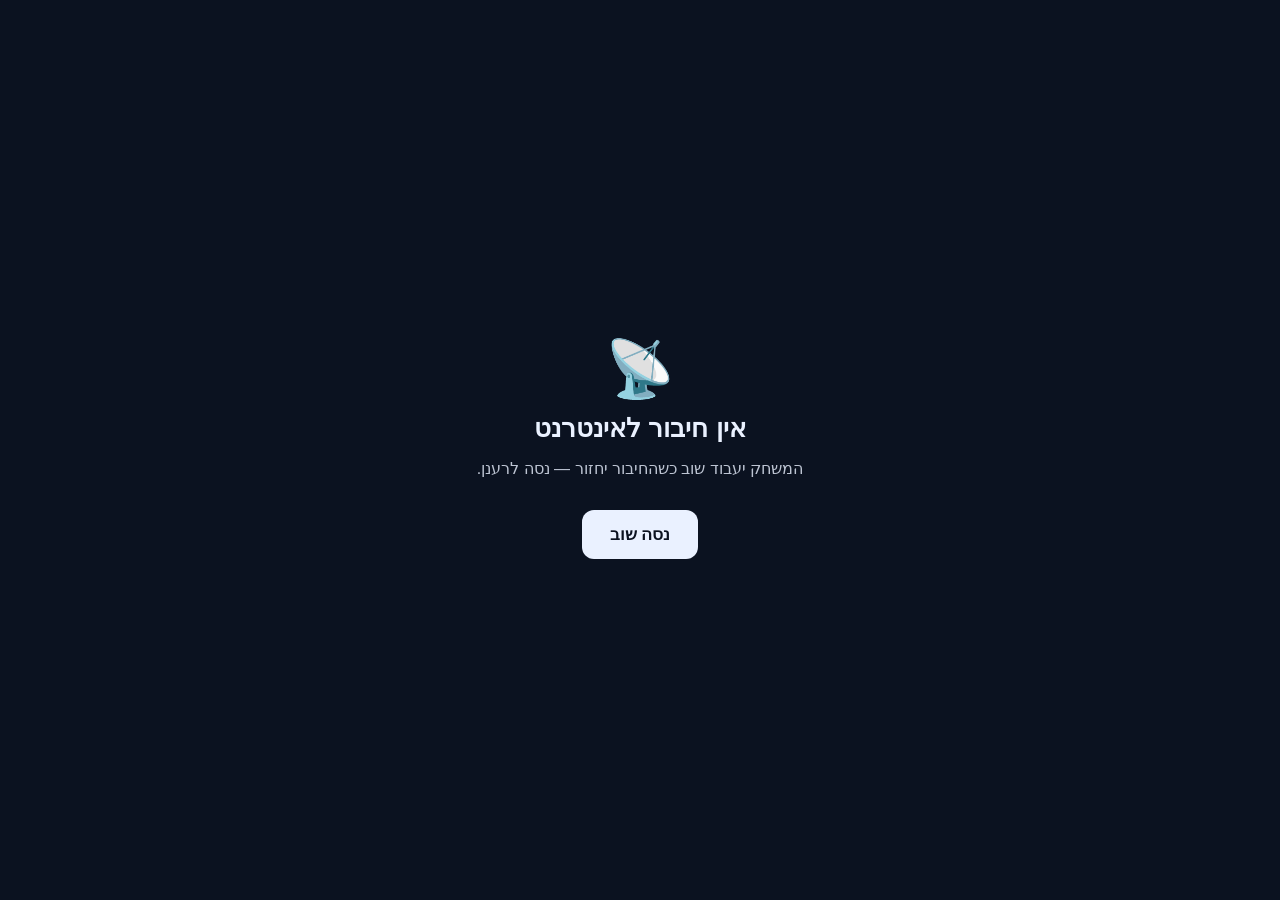
<file: quiz-game/offline.html>
<!DOCTYPE html>
<html lang="he" dir="rtl">
<head>
  <meta charset="utf-8" />
  <meta name="viewport" content="width=device-width, initial-scale=1, viewport-fit=cover" />
  <meta name="theme-color" content="#0b1220" />
  <title>אין חיבור — אלוף הידע</title>
  <style>
    * { box-sizing: border-box; }
    html, body {
      height: 100%;
      margin: 0;
    }
    body {
      min-height: 100vh;
      display: flex;
      align-items: center;
      justify-content: center;
      padding: 24px;
      background: #0b1220;
      color: #eaf1ff;
      font-family: -apple-system, "Heebo", Arial, sans-serif;
      text-align: center;
      -webkit-font-smoothing: antialiased;
    }
    .card {
      max-width: 420px;
      width: 100%;
    }
    .icon {
      font-size: 56px;
      line-height: 1;
      margin-bottom: 16px;
    }
    h1 {
      font-size: 26px;
      font-weight: 700;
      margin: 0 0 12px;
    }
    p {
      font-size: 16px;
      line-height: 1.6;
      opacity: 0.8;
      margin: 0 0 28px;
    }
    button {
      font: inherit;
      font-size: 17px;
      font-weight: 600;
      color: #0b1220;
      background: #eaf1ff;
      border: none;
      border-radius: 12px;
      padding: 14px 28px;
      cursor: pointer;
      transition: opacity 0.15s ease;
    }
    button:hover { opacity: 0.9; }
    button:active { opacity: 0.75; }
  </style>
</head>
<body>
  <div class="card">
    <div class="icon" aria-hidden="true">📡</div>
    <h1>אין חיבור לאינטרנט</h1>
    <p>המשחק יעבוד שוב כשהחיבור יחזור — נסה לרענן.</p>
    <button type="button" onclick="location.reload()">נסה שוב</button>
  </div>
</body>
</html>
</file>
